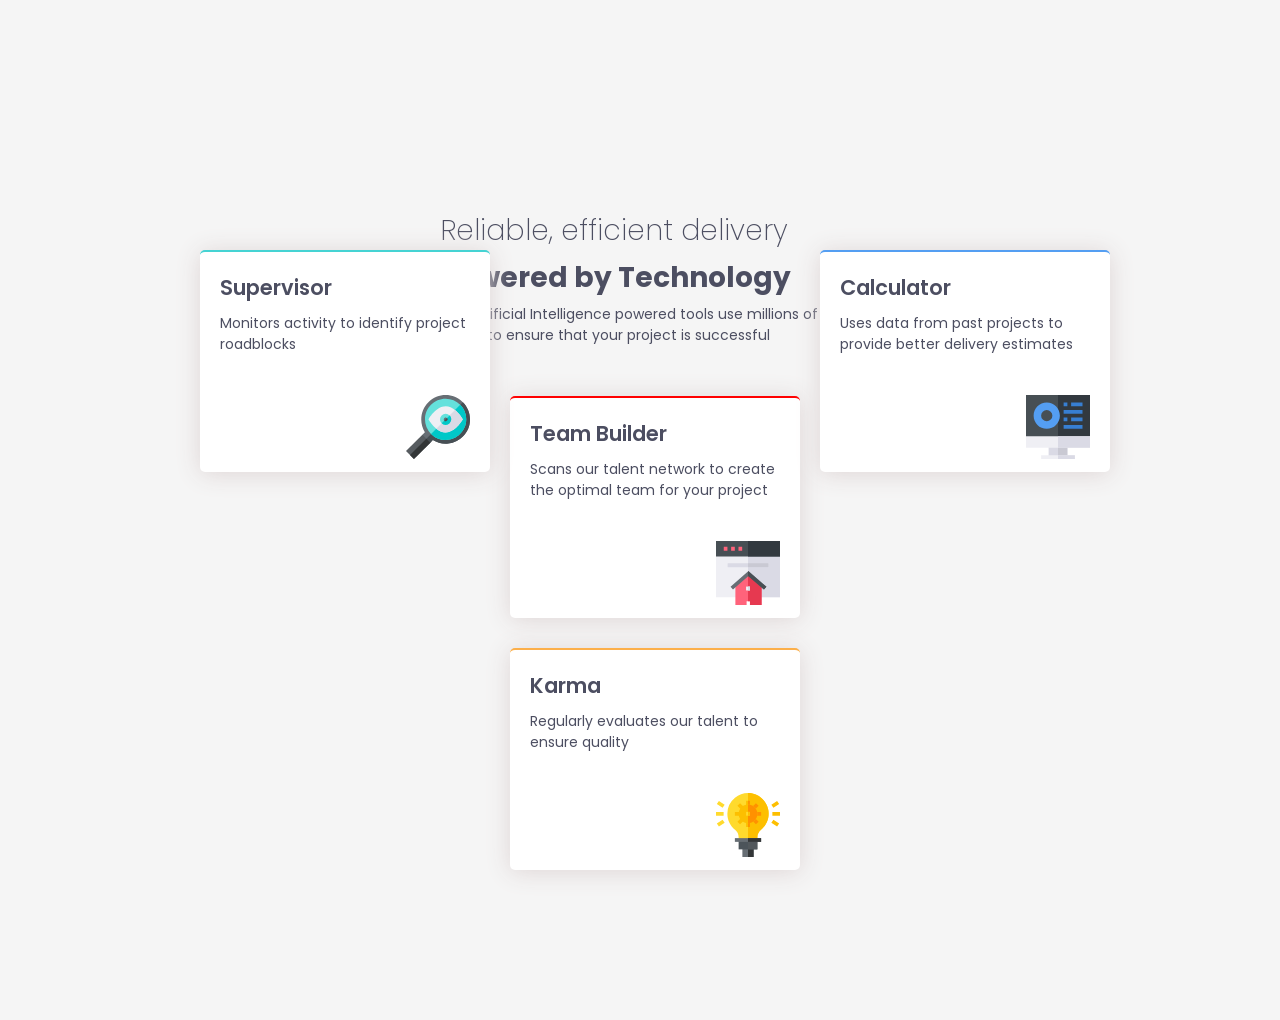
<file: index.html>
<!DOCTYPE html>
<html>
    <head>
        <link rel="stylesheet" href="four-card-feature-section.css">
        <link rel="preconnect" href="https://fonts.googleapis.com">
<link rel="preconnect" href="https://fonts.gstatic.com" crossorigin>
<link href="https://fonts.googleapis.com/css2?family=Kumbh+Sans:wght,YOPQ@100..900,300&family=League+Spartan:wght@100..900&family=Open+Sans:ital,wght@0,300..800;1,300..800&family=Overpass:ital,wght@0,100..900;1,100..900&family=Poppins:ital,wght@0,100;0,200;0,300;0,400;0,500;0,600;0,700;0,800;0,900;1,100;1,200;1,300;1,400;1,500;1,600;1,700;1,800;1,900&family=Red+Hat+Display:ital,wght@0,300..900;1,300..900&display=swap" rel="stylesheet">
    </head>
    <body>
        <div class="main-body">
        <div class="hero-text1">
            <div>
            <h1 class="text1">Reliable, efficient delivery</h1>
            </div>
            <div>
            <h1>Powered by Technology</h1>
            </div>
            <div>
            <p>Our Artificial Intelligence powered tools use millions of project data points to ensure that your project is successful</p>
            </div>
        </div>
        <div class="boxes">
        <div class="box1">
            <div class="words">
            <div>
            <h2>Team Builder</h2>
            </div>
            <div>
<p>Scans our talent network to create the optimal team for your project</p>
</div>
</div>
<div class="icons"><img src="icon-team-builder.svg" alt="team-builder"></div>
        </div>
        <div class="box2">
            <div class="words">
                <div>
            <h2>Supervisor</h2>
            </div>
            <div>
            <p>Monitors activity to identify project roadblocks</p>
            </div>
            </div>
           <div class="icons"><img src="icon-supervisor.svg" alt="supervisor"></div>
        
        </div>
        <div class="box3">
            <div class="words">
                <div>
            <h2>Calculator</h2>
            </div>
            <div>
            <p>Uses data from past projects to provide better delivery estimates</p>
            </div>
            </div>
        <div class="icons"><img src="icon-calculator.svg" alt="calculator"></div>
        </div>
        <div class="box4">
            <div class="words">
                <div>
            <h2>Karma</h2>
            </div>
            <div>
            <p>Regularly evaluates our talent to ensure quality</p>
            </div>
            </div>
       <div class="icons"> <img src="icon-karma.svg" alt="karma"></div>
        </div>
        </div>
        </div>
    </body>
</html>
</file>
<file: four-card-feature-section.css>
*{
    padding: 0;
    margin: 0;
}
body{
    background-color: whitesmoke;
    height: 100vh;
    display: flex;
    flex-direction: column;
    justify-content: center;
    padding:60px;
    color: hsl(234, 12%, 34%) ;
    font-size: 14px;
}
.hero-text1{
    display: flex;
    flex-direction: column;
    justify-content: center;
    width: 500px;
    padding: 30px;
    position: relative;
    left: 350px;
    gap: 5px;
    color: hsl(234, 12%, 34%);

}
.box1{
    width: 250px;
    height: 180px;
    background-color: hsl(0, 0%, 100%);
    position: relative;
    left: 450px;
    padding: 20px;
    border-radius: 5px;
    box-shadow: 0px 2px 25px 0px rgb(222, 213, 213);
    border-top: 2px solid red;

}
.box2{
     width: 250px;
    height: 180px;
    background-color: hsl(0, 0%, 100%);
    position: absolute;
    top: 250px;
    left: 200px;
    padding: 20px;
    border-radius: 5px;
    box-shadow: 0px 2px 25px 0px rgb(222, 213, 213);
    border-top: 2px solid hsl(180, 62%, 55%);
    gap: 5px;
}
.box3{
     width: 250px;
    height: 180px;
    background-color: hsl(0, 0%, 100%);
    position: absolute;
    top: 250px;
    left: 820px;
    padding: 20px;
    border-radius: 5px;
    box-shadow: 0px 2px 25px 0px rgb(222, 213, 213);
    border-top: 2px solid hsl(212, 86%, 64%);
    gap: 5px;
    
}
.box4{
     width: 250px;
    height: 180px;
    background-color: hsl(0, 0%, 100%);
    position: relative;
    left: 450px;
    top: 30px;
    padding: 20px;
    border-radius: 5px;
    border-top: 2px solid hsl(34, 97%, 64%);
    box-shadow: 0px 2px 25px 0px rgb(222, 213, 213);
    gap: 5px;
}
.icons{
    display: flex;
    justify-content: flex-end;
    margin-top: 40px;
}
.boxes{
    margin-top: 20px;
}
.main-body{
    font-family: 'poppins';
    font-size: 14px;
}
.text1{
    font-weight: 200;
}
h2{
    font-weight: 600;
}
.words{
    display: flex;
    flex-direction: column;
    gap: 10px;
}
</file>
